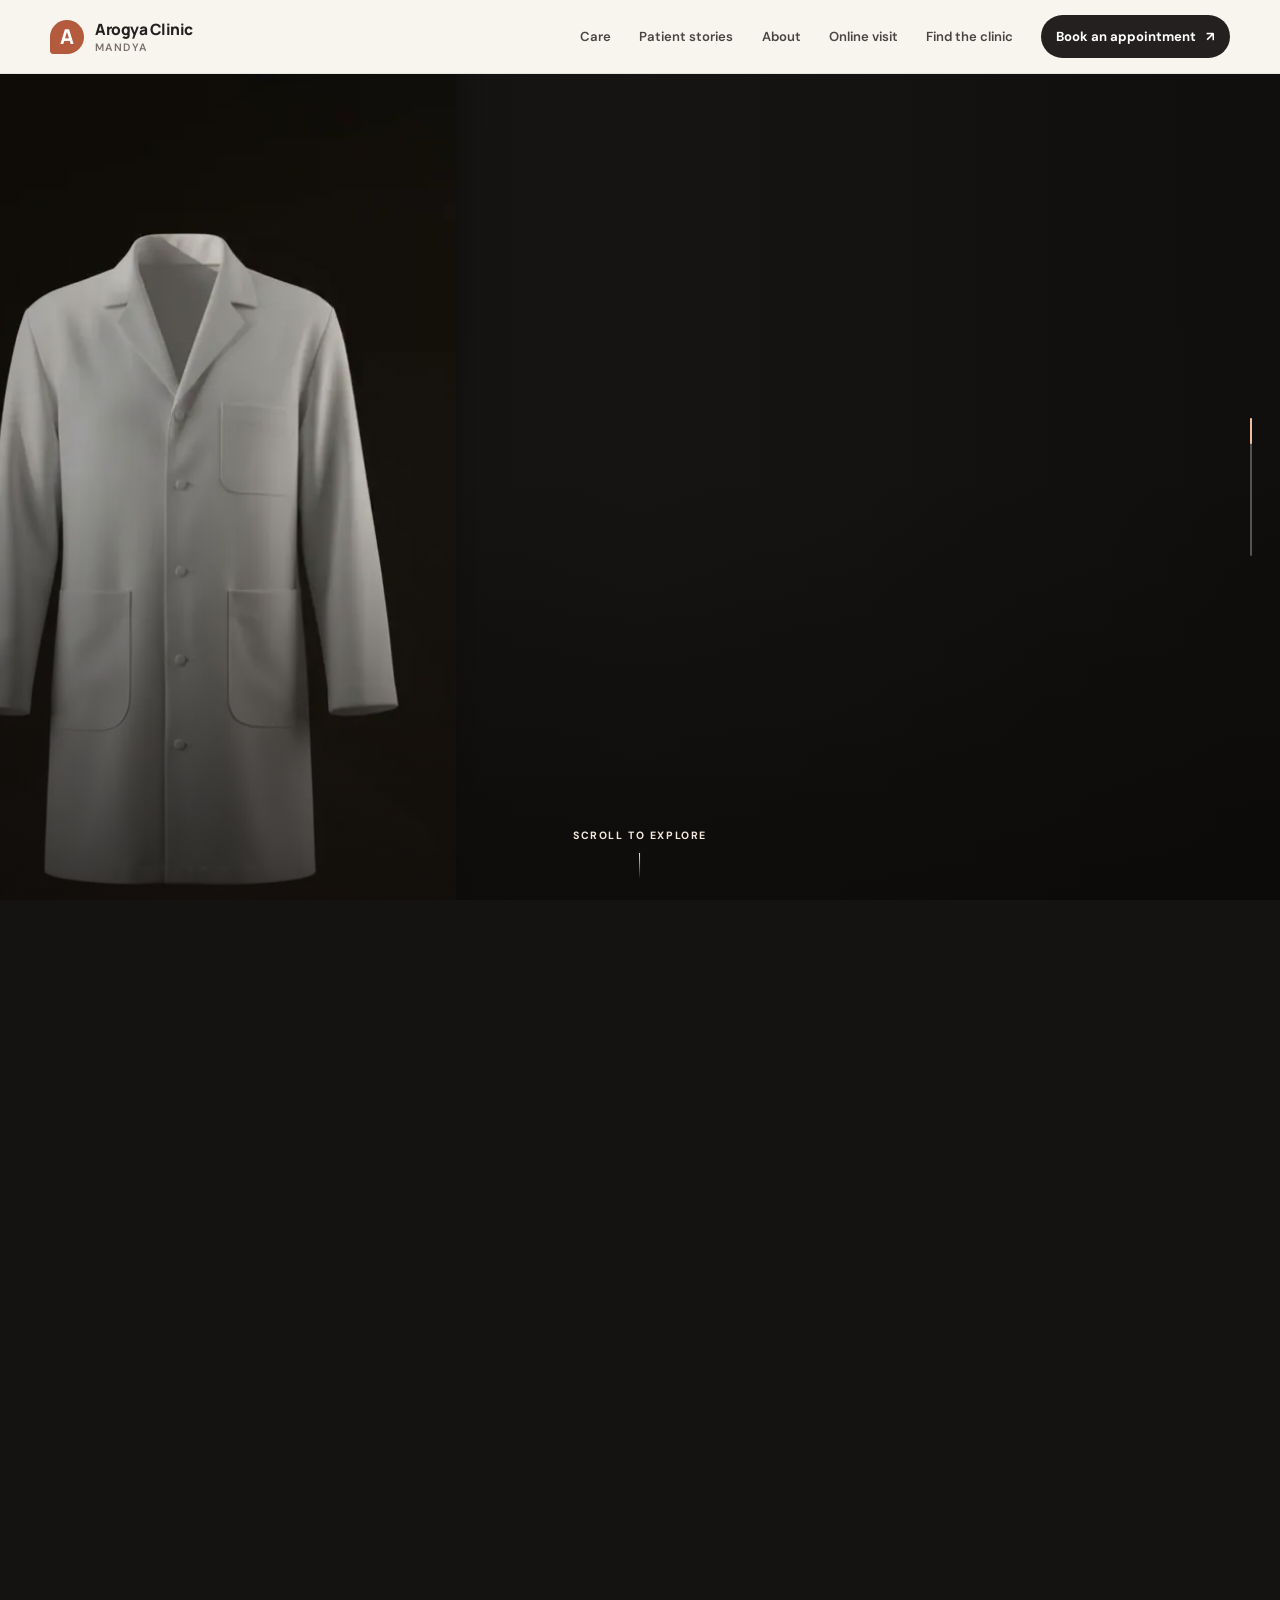
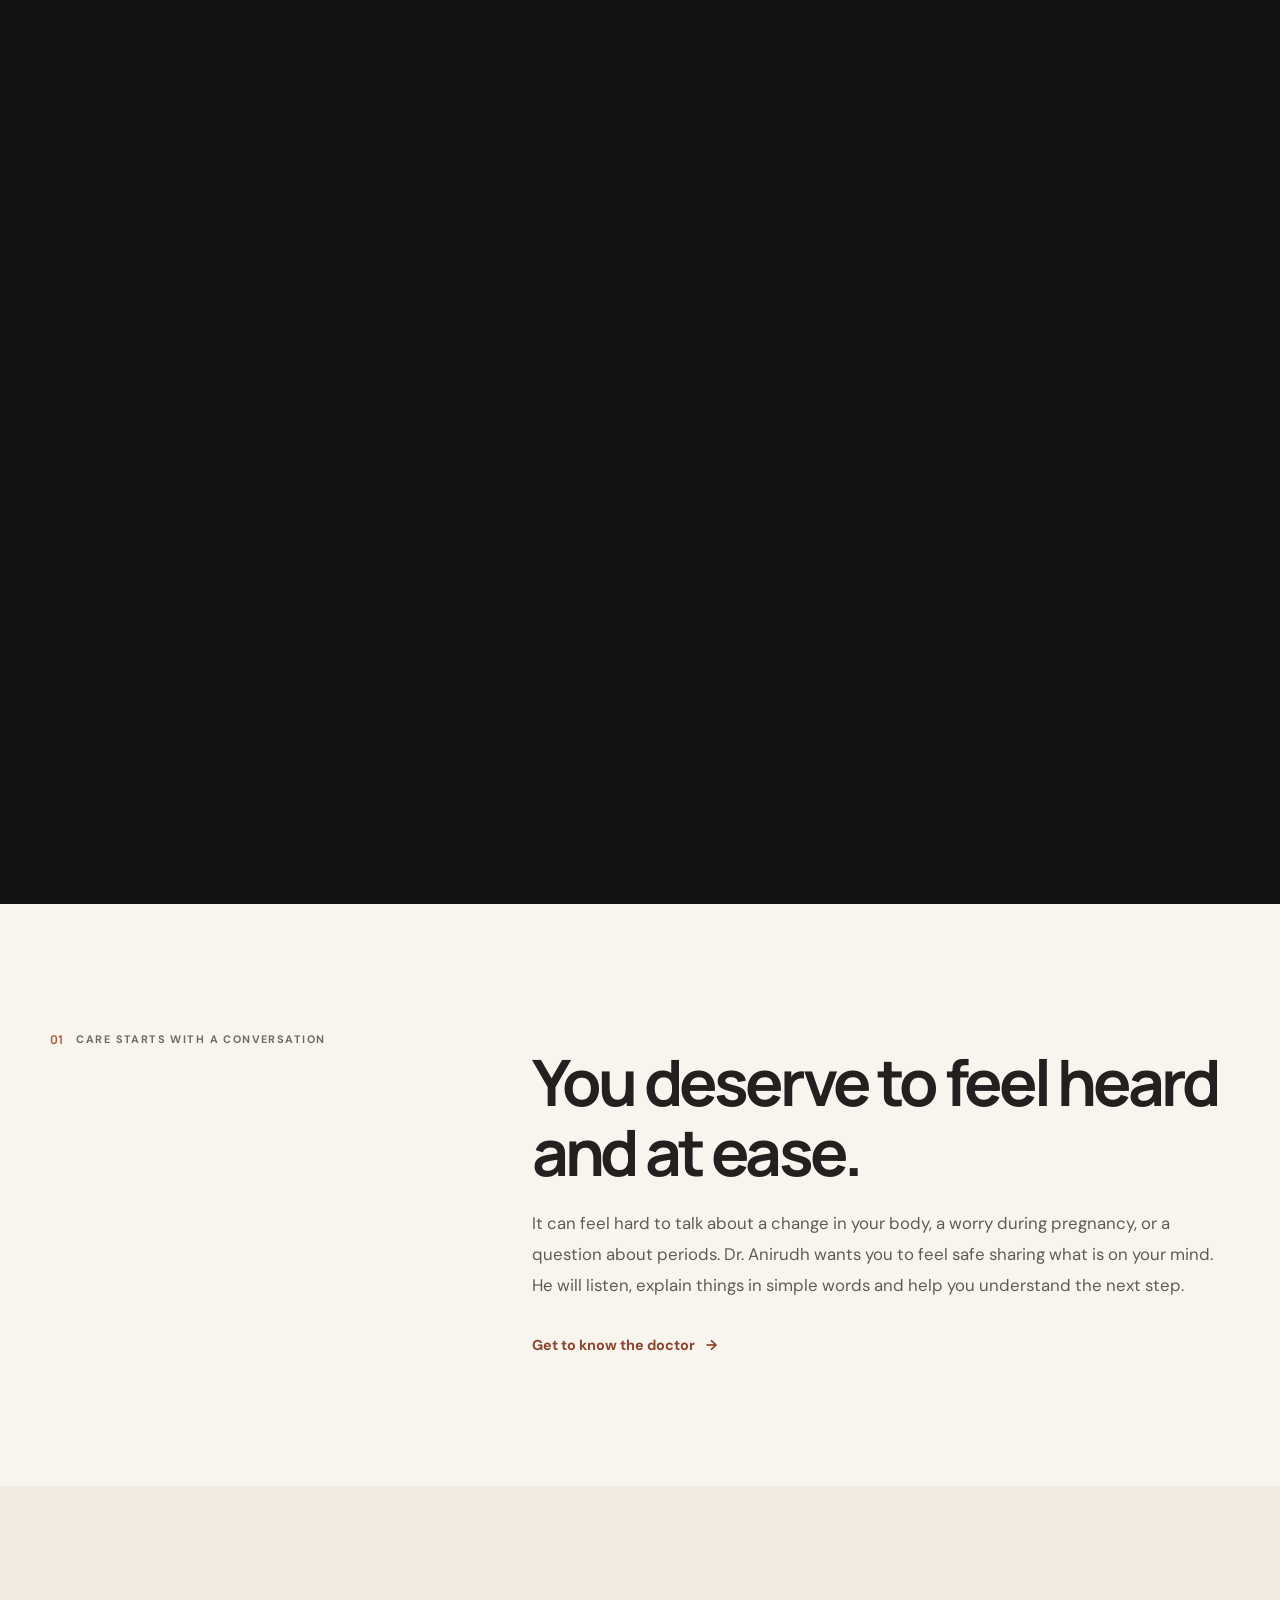
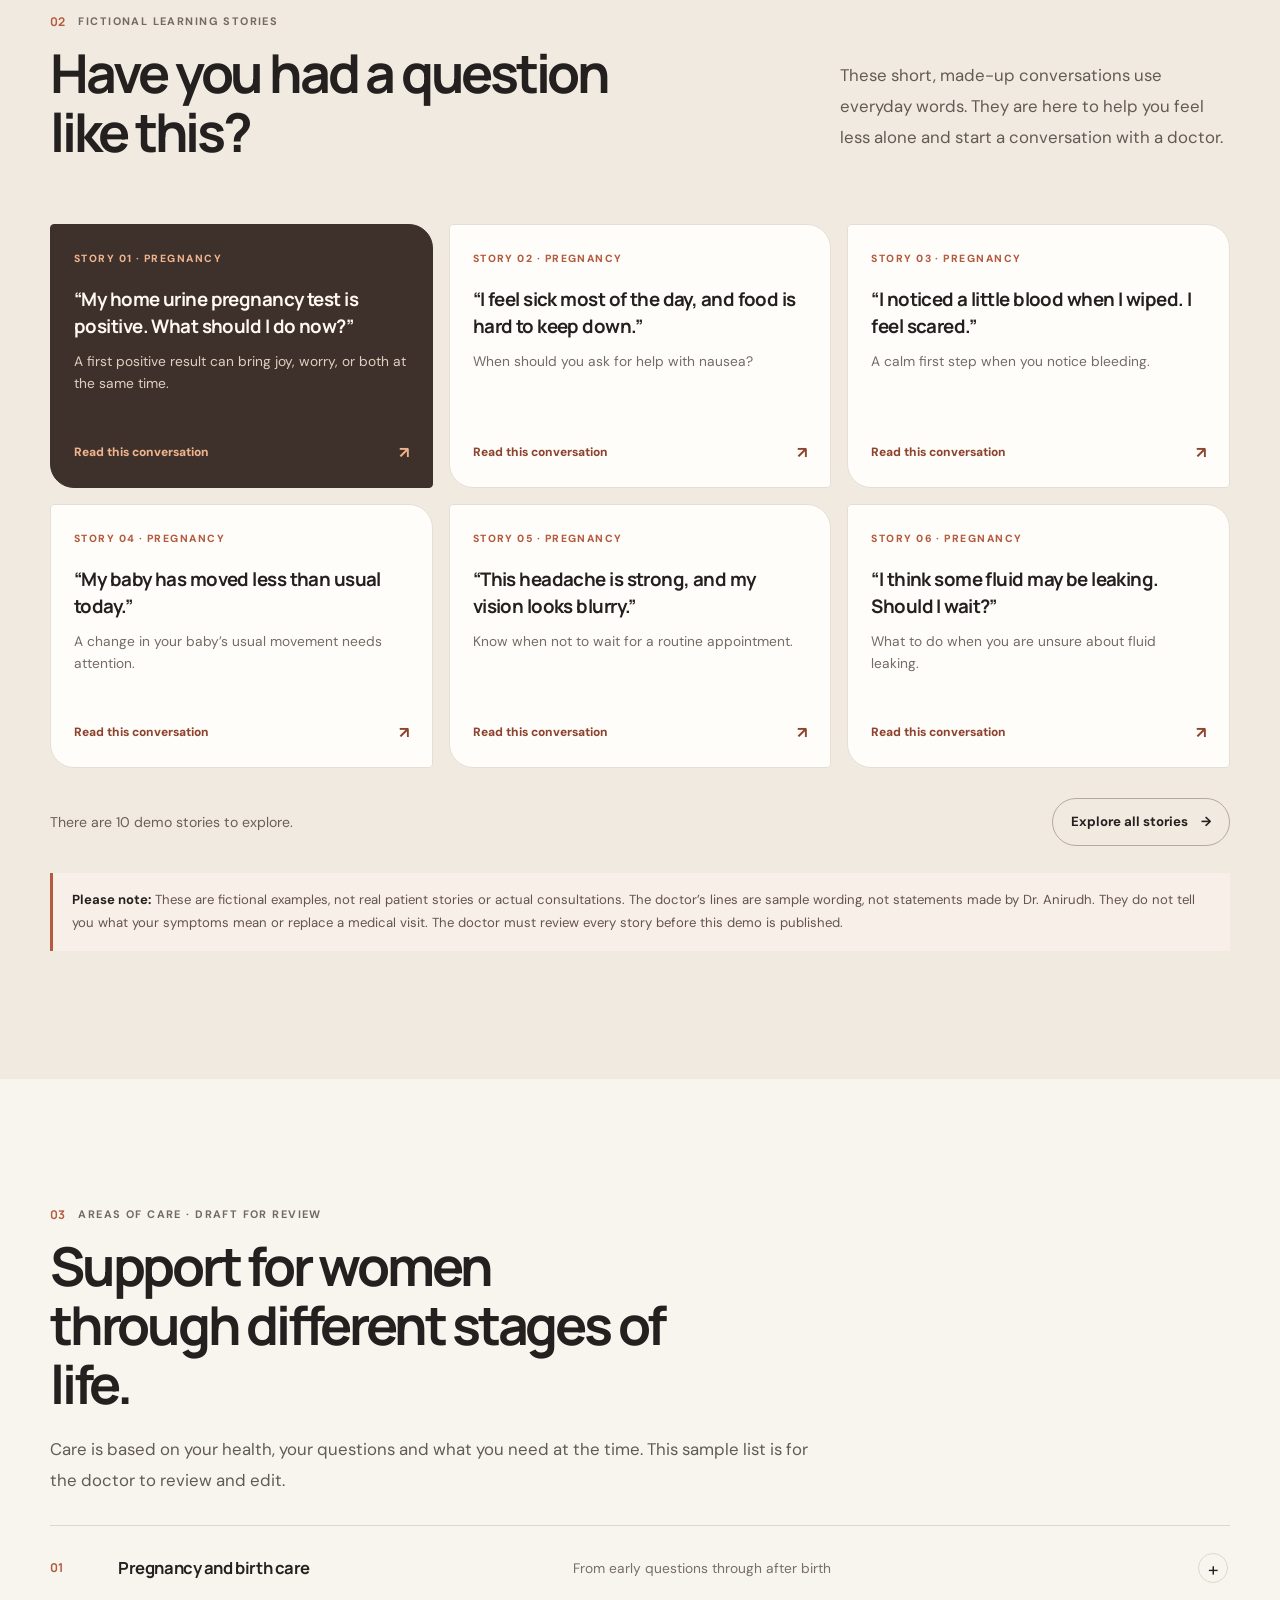
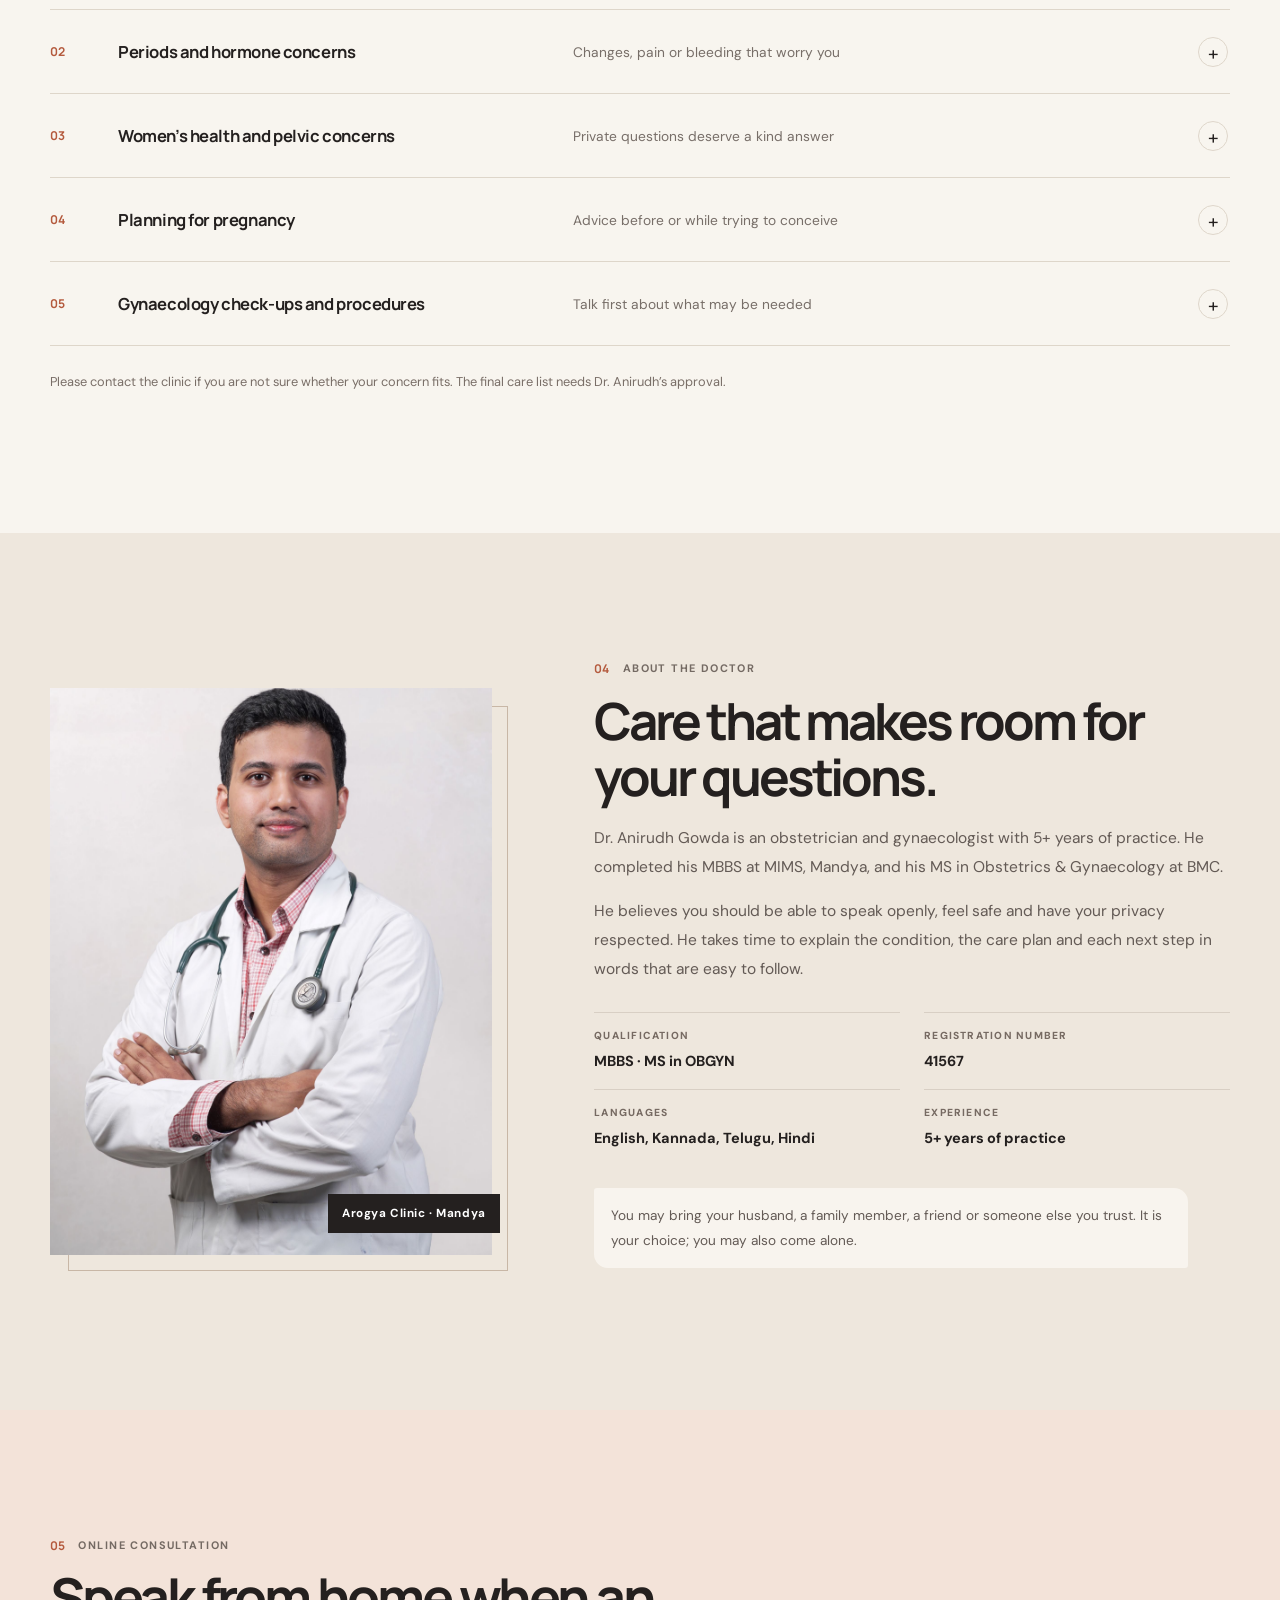
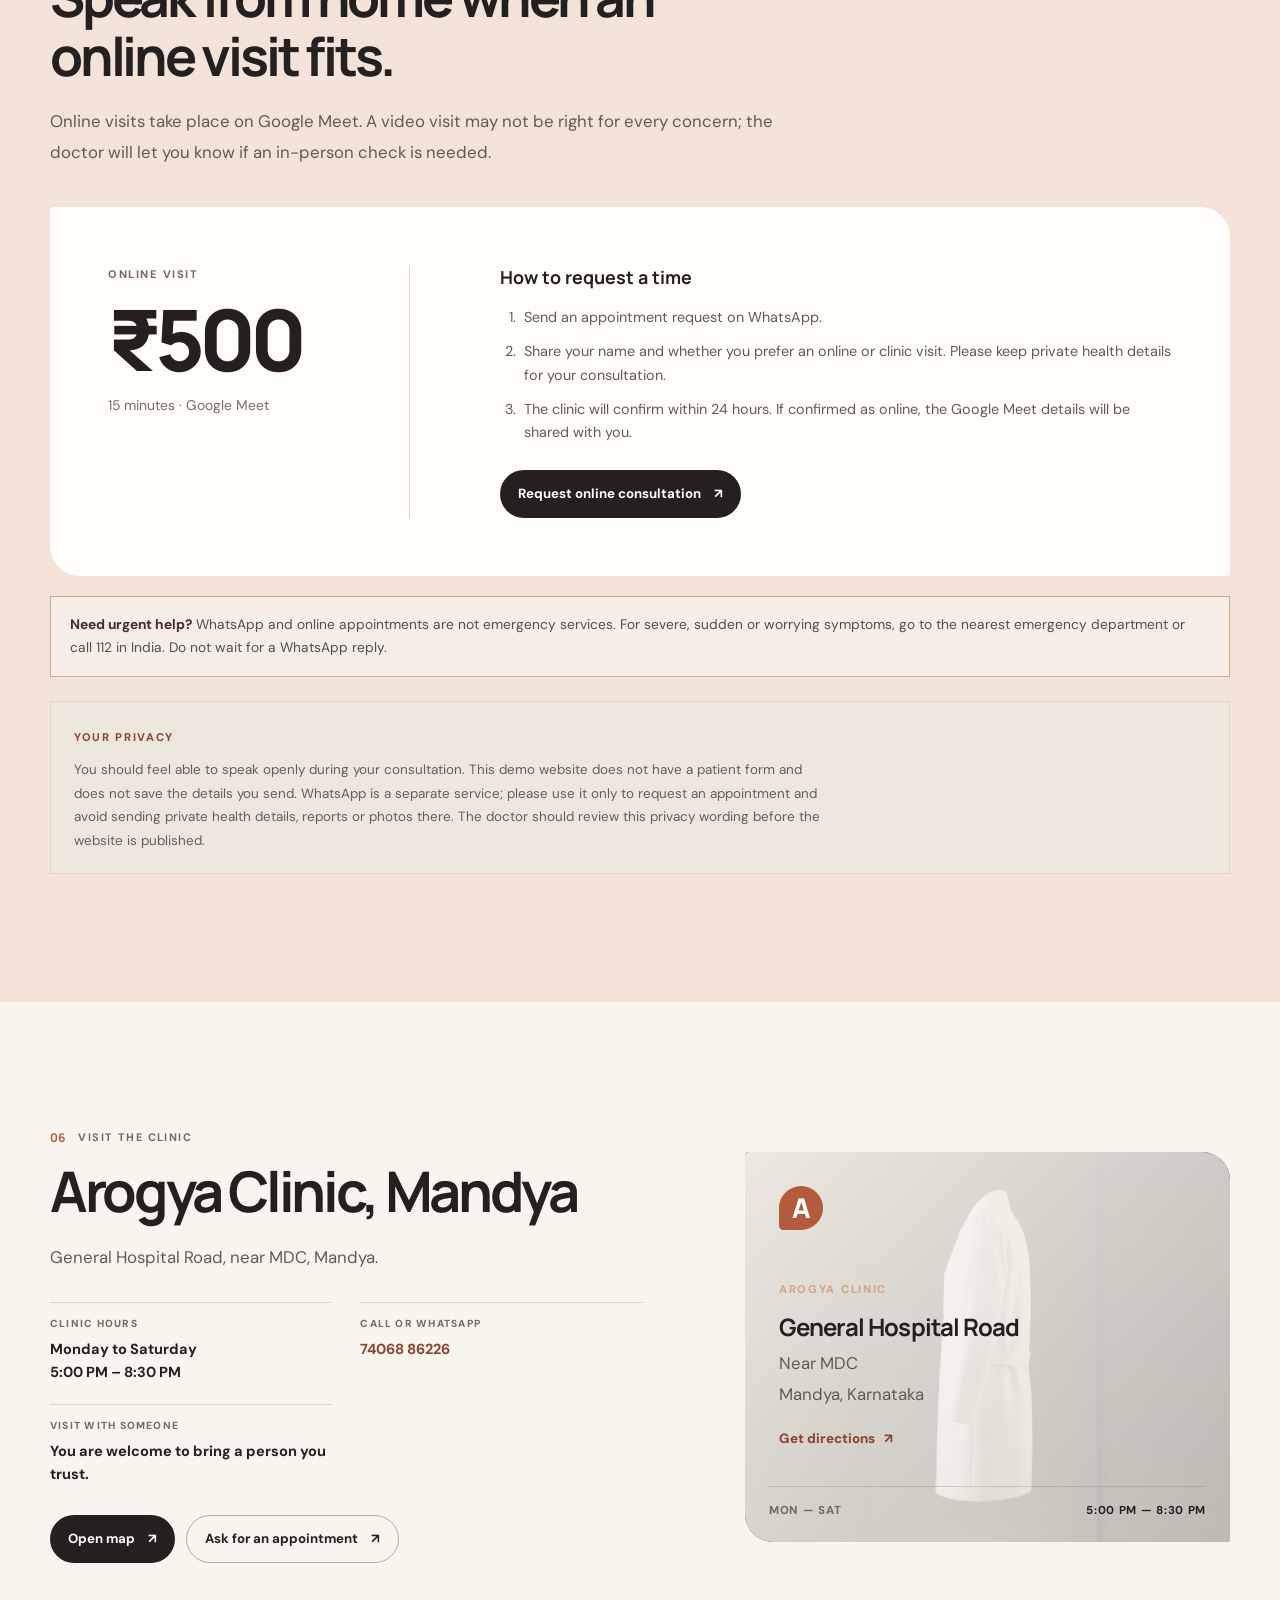
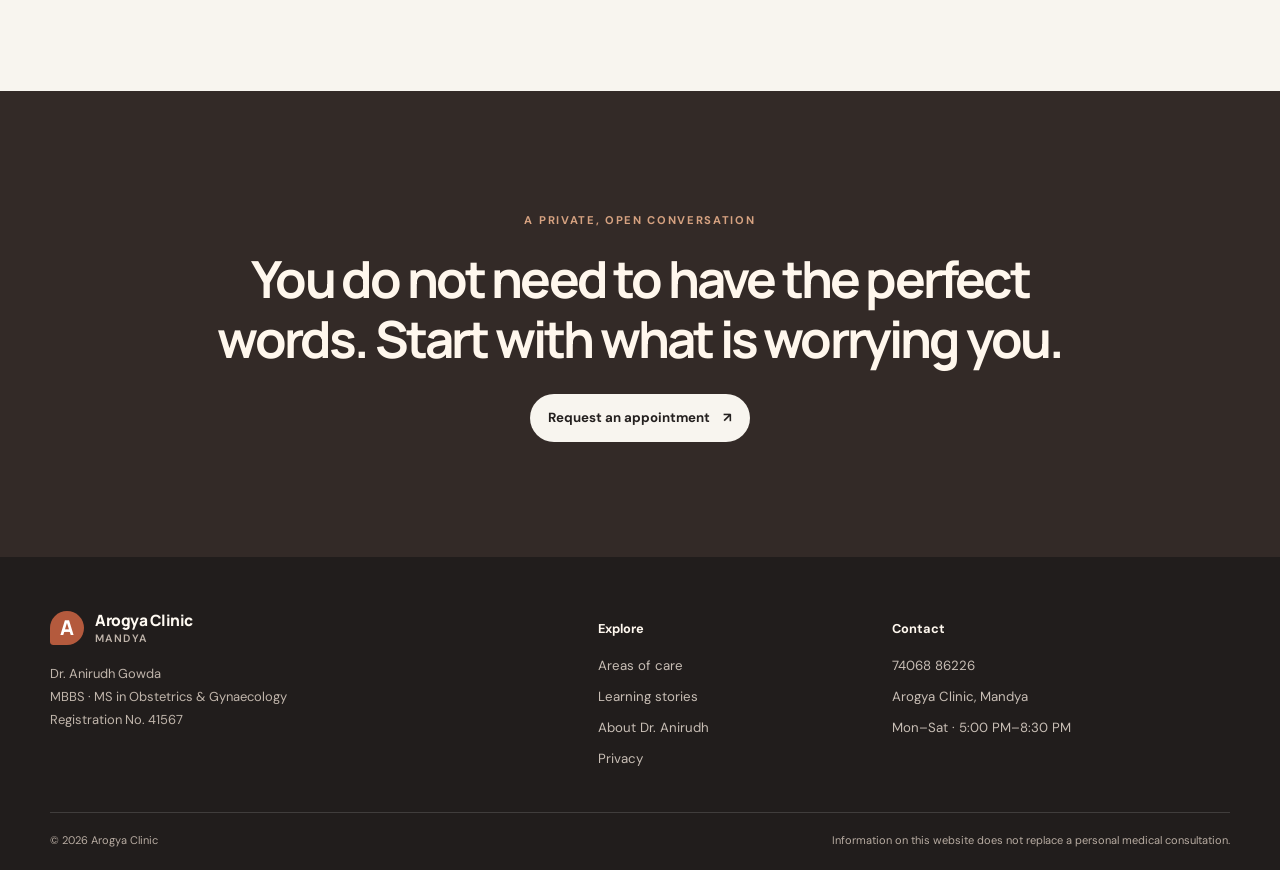
<file: index.html>
<!doctype html>
<html lang="en">
<head>
  <meta charset="utf-8">
  <meta name="viewport" content="width=device-width, initial-scale=1, viewport-fit=cover">
  <meta name="theme-color" content="#f7f3ed">
  <meta name="description" content="Information about Dr. Anirudh Gowda, OBGYN care at Arogya Clinic in Mandya, appointment timings and online consultations.">
  <link rel="icon" type="image/svg+xml" href="assets/favicon.svg">
  <title>Dr. Anirudh Gowda | OBGYN care in Mandya</title>
  <link rel="preconnect" href="https://fonts.googleapis.com">
  <link rel="preconnect" href="https://fonts.gstatic.com" crossorigin>
  <link href="https://fonts.googleapis.com/css2?family=DM+Sans:wght@400;500;600;700&family=Manrope:wght@400;500;600;700;800&display=swap" rel="stylesheet">
  <link rel="stylesheet" href="css/site.css">
</head>
<body>
  <a class="skip-link" href="#main">Skip to content</a>
  <header class="site-header" id="top">
    <a class="brand" href="index.html" aria-label="Arogya Clinic home"><span class="brand-mark" aria-hidden="true">a</span><span>Arogya Clinic<small>Mandya</small></span></a>
    <button class="menu-toggle" id="menuToggle" type="button" aria-expanded="false" aria-controls="primaryNav" aria-label="Open menu"><span></span><span></span></button>
    <nav class="primary-nav" id="primaryNav" aria-label="Main navigation">
      <a href="#care">Care</a><a href="#stories">Patient stories</a><a href="#about">About</a><a href="#online">Online visit</a><a href="#visit">Find the clinic</a>
      <a class="nav-cta" href="https://wa.me/917406886226?text=Hello%20Dr.%20Anirudh%20Gowda%2C%20I%20would%20like%20to%20request%20an%20appointment." target="_blank" rel="noopener">Book an appointment <span aria-hidden="true">↗</span></a>
    </nav>
  </header>

  <main id="main">
    <section class="coat-track" id="coatTrack" aria-label="Welcome">
      <div class="coat-stage" id="coatStage">
        <div class="coat-glow" aria-hidden="true"></div>
        <div class="coat-image-wrap"><picture class="coat-poster"><source media="(max-width: 880px)" srcset="assets/hero-mobile/frame_0001.webp"><img src="assets/hero-sequence/frame_0001.webp" alt="A white doctor's coat, shown as part of a rotating visual sequence"></picture><canvas id="heroCanvas" class="hero-canvas" aria-hidden="true"></canvas></div>
        <div class="hero-copy hook hook-one" id="hook1"><span class="eyebrow">A calmer place to begin</span><p>You can share what is on your mind, <em>in your own words.</em></p></div>
        <div class="hero-copy hook hook-two" id="hook2"><span class="eyebrow">Your questions matter</span><p>Understand what is happening, <em>one step at a time.</em></p></div>
        <div class="hero-copy hook hook-three" id="hook3"><span class="eyebrow">Care with respect</span><p>Your health questions deserve <em>time and privacy.</em></p></div>
        <div class="hero-identity" id="identityBlock">
          <img class="hero-doctor-photo" src="assets/doctor/dr-anirudh-gowda.jpeg" alt="Dr. Anirudh Gowda">
          <p class="hero-name">Dr. Anirudh Gowda</p>
          <p class="hero-qualification">MBBS · MS in Obstetrics &amp; Gynaecology</p>
          <p class="hero-experience">5+ years of practice</p>
          <p class="hero-clinic">Arogya Clinic · Mandya</p>
        </div>
        <div class="hero-scroll" id="scrollCue"><span>SCROLL TO EXPLORE</span><i aria-hidden="true"></i></div>
        <div class="hero-progress" aria-hidden="true"><i id="progressFill"></i></div>
        <div class="hero-mobile-identity"><span class="eyebrow">OBSTETRICS &amp; GYNAECOLOGY · MANDYA</span><h2>Care that listens, explains and respects you.</h2><p>Talk through your questions in a private, welcoming setting.</p><a class="button button-light" href="#visit">Meet Dr. Anirudh <span aria-hidden="true">↓</span></a></div>
      </div>
    </section>

    <section class="welcome section-space">
      <div class="page-width welcome-grid">
        <div class="section-label"><span class="label-number">01</span><span>CARE STARTS WITH A CONVERSATION</span></div>
        <div class="welcome-copy"><h1>You deserve to feel heard and at ease.</h1><p>It can feel hard to talk about a change in your body, a worry during pregnancy, or a question about periods. Dr. Anirudh wants you to feel safe sharing what is on your mind. He will listen, explain things in simple words and help you understand the next step.</p><a class="text-link" href="#about">Get to know the doctor <span aria-hidden="true">→</span></a></div>
      </div>
    </section>

    <section class="story-section section-space" id="stories">
      <div class="page-width">
        <div class="section-heading heading-with-side"><div><div class="section-label"><span class="label-number">02</span><span>FICTIONAL LEARNING STORIES</span></div><h2>Have you had a question like this?</h2></div><p>These short, made-up conversations use everyday words. They are here to help you feel less alone and start a conversation with a doctor.</p></div>
        <div class="story-grid home-story-grid">
          <a class="story-card story-card-feature" href="stories.html?story=positive-test"><span class="story-number">STORY 01 · PREGNANCY</span><span class="story-quote">“My home urine pregnancy test is positive. What should I do now?”</span><span class="story-tease">A first positive result can bring joy, worry, or both at the same time.</span><span class="story-card-link">Read this conversation <b aria-hidden="true">↗</b></span></a>
          <a class="story-card" href="stories.html?story=nausea"><span class="story-number">STORY 02 · PREGNANCY</span><span class="story-quote">“I feel sick most of the day, and food is hard to keep down.”</span><span class="story-tease">When should you ask for help with nausea?</span><span class="story-card-link">Read this conversation <b aria-hidden="true">↗</b></span></a>
          <a class="story-card" href="stories.html?story=spotting"><span class="story-number">STORY 03 · PREGNANCY</span><span class="story-quote">“I noticed a little blood when I wiped. I feel scared.”</span><span class="story-tease">A calm first step when you notice bleeding.</span><span class="story-card-link">Read this conversation <b aria-hidden="true">↗</b></span></a>
          <a class="story-card" href="stories.html?story=movement"><span class="story-number">STORY 04 · PREGNANCY</span><span class="story-quote">“My baby has moved less than usual today.”</span><span class="story-tease">A change in your baby’s usual movement needs attention.</span><span class="story-card-link">Read this conversation <b aria-hidden="true">↗</b></span></a>
          <a class="story-card" href="stories.html?story=headache"><span class="story-number">STORY 05 · PREGNANCY</span><span class="story-quote">“This headache is strong, and my vision looks blurry.”</span><span class="story-tease">Know when not to wait for a routine appointment.</span><span class="story-card-link">Read this conversation <b aria-hidden="true">↗</b></span></a>
          <a class="story-card" href="stories.html?story=fluid-leak"><span class="story-number">STORY 06 · PREGNANCY</span><span class="story-quote">“I think some fluid may be leaking. Should I wait?”</span><span class="story-tease">What to do when you are unsure about fluid leaking.</span><span class="story-card-link">Read this conversation <b aria-hidden="true">↗</b></span></a>
        </div>
        <div class="story-more-row"><span>There are 10 demo stories to explore.</span><a class="button button-outline" href="stories.html">Explore all stories <span aria-hidden="true">→</span></a></div>
        <p class="demo-note"><strong>Please note:</strong> These are fictional examples, not real patient stories or actual consultations. The doctor’s lines are sample wording, not statements made by Dr. Anirudh. They do not tell you what your symptoms mean or replace a medical visit. The doctor must review every story before this demo is published.</p>
      </div>
    </section>

    <section class="care-section section-space" id="care">
      <div class="page-width">
        <div class="section-heading"><div class="section-label"><span class="label-number">03</span><span>AREAS OF CARE · DRAFT FOR REVIEW</span></div><h2>Support for women through different stages of life.</h2><p>Care is based on your health, your questions and what you need at the time. This sample list is for the doctor to review and edit.</p></div>
        <div class="care-list">
          <details class="care-row"><summary><span>01</span><strong>Pregnancy and birth care</strong><span class="care-summary-note">From early questions through after birth</span><i aria-hidden="true">+</i></summary><div class="care-details"><p>Pregnancy check-ups, questions about changes during pregnancy, birth planning, concerns during labour, and care after birth.</p><div class="care-tags"><span>First pregnancy visit</span><span>Routine pregnancy checks</span><span>Birth planning</span><span>After-birth care</span></div></div></details>
          <details class="care-row"><summary><span>02</span><strong>Periods and hormone concerns</strong><span class="care-summary-note">Changes, pain or bleeding that worry you</span><i aria-hidden="true">+</i></summary><div class="care-details"><p>Care for painful, heavy, irregular or missed periods, PCOS (a hormone condition), fibroids (growths in the womb), endometriosis and other hormone changes.</p><div class="care-tags"><span>Period pain</span><span>Heavy or irregular bleeding</span><span>PCOS concerns</span><span>Fibroids</span><span>Endometriosis</span></div></div></details>
          <details class="care-row"><summary><span>03</span><strong>Women’s health and pelvic concerns</strong><span class="care-summary-note">Private questions deserve a kind answer</span><i aria-hidden="true">+</i></summary><div class="care-details"><p>Help with pelvic pain, ovarian cysts (fluid-filled sacs), vaginal discharge, urine-related concerns, infections, sexual health questions and changes around menopause.</p><div class="care-tags"><span>Pelvic pain</span><span>Ovarian cysts</span><span>Discharge or infection</span><span>Menopause</span><span>Sexual health questions</span></div></div></details>
          <details class="care-row"><summary><span>04</span><strong>Planning for pregnancy</strong><span class="care-summary-note">Advice before or while trying to conceive</span><i aria-hidden="true">+</i></summary><div class="care-details"><p>Discuss questions about planning a pregnancy, fertility checks, family planning and contraception options that may suit your needs.</p><div class="care-tags"><span>Pre-pregnancy advice</span><span>Fertility questions</span><span>Family planning</span><span>Contraception</span></div></div></details>
          <details class="care-row"><summary><span>05</span><strong>Gynaecology check-ups and procedures</strong><span class="care-summary-note">Talk first about what may be needed</span><i aria-hidden="true">+</i></summary><div class="care-details"><p>Assessment and treatment planning for common gynaecology concerns. The doctor will explain any exam, test or procedure before it happens.</p><div class="care-tags"><span>Check-ups</span><span>Tests and scans</span><span>Treatment planning</span><span>Follow-up visits</span></div></div></details>
        </div>
        <p class="small-print">Please contact the clinic if you are not sure whether your concern fits. The final care list needs Dr. Anirudh’s approval.</p>
      </div>
    </section>

    <section class="doctor-section section-space" id="about">
      <div class="page-width doctor-layout">
        <div class="doctor-photo-frame"><img src="assets/doctor/dr-anirudh-gowda.jpeg" alt="Dr. Anirudh Gowda, obstetrician and gynaecologist" loading="lazy"><span class="photo-caption">Arogya Clinic · Mandya</span></div>
        <div class="doctor-copy"><div class="section-label"><span class="label-number">04</span><span>ABOUT THE DOCTOR</span></div><h2>Care that makes room for your questions.</h2><p>Dr. Anirudh Gowda is an obstetrician and gynaecologist with 5+ years of practice. He completed his MBBS at MIMS, Mandya, and his MS in Obstetrics &amp; Gynaecology at BMC.</p><p>He believes you should be able to speak openly, feel safe and have your privacy respected. He takes time to explain the condition, the care plan and each next step in words that are easy to follow.</p><div class="doctor-facts"><div><span>QUALIFICATION</span><strong>MBBS · MS in OBGYN</strong></div><div><span>REGISTRATION NUMBER</span><strong>41567</strong></div><div><span>LANGUAGES</span><strong>English, Kannada, Telugu, Hindi</strong></div><div><span>EXPERIENCE</span><strong>5+ years of practice</strong></div></div><p class="companion-note">You may bring your husband, a family member, a friend or someone else you trust. It is your choice; you may also come alone.</p></div>
      </div>
    </section>

    <section class="online-section section-space" id="online">
      <div class="page-width">
        <div class="section-heading"><div class="section-label"><span class="label-number">05</span><span>ONLINE CONSULTATION</span></div><h2>Speak from home when an online visit fits.</h2><p>Online visits take place on Google Meet. A video visit may not be right for every concern; the doctor will let you know if an in-person check is needed.</p></div>
        <div class="online-card"><div class="online-details"><span class="online-kicker">ONLINE VISIT</span><strong class="online-price">₹500</strong><span class="online-duration">15 minutes · Google Meet</span></div><div class="online-steps"><h3>How to request a time</h3><ol><li>Send an appointment request on WhatsApp.</li><li>Share your name and whether you prefer an online or clinic visit. Please keep private health details for your consultation.</li><li>The clinic will confirm within 24 hours. If confirmed as online, the Google Meet details will be shared with you.</li></ol><a class="button button-dark" href="https://wa.me/917406886226?text=Hello%20Dr.%20Anirudh%20Gowda%2C%20I%20would%20like%20to%20request%20a%2015-minute%20online%20consultation.%20My%20name%20is%3A%20" target="_blank" rel="noopener">Request online consultation <span aria-hidden="true">↗</span></a></div></div>
        <p class="urgent-banner"><strong>Need urgent help?</strong> WhatsApp and online appointments are not emergency services. For severe, sudden or worrying symptoms, go to the nearest emergency department or call <a href="tel:112">112</a> in India. Do not wait for a WhatsApp reply.</p>
        <div class="privacy-note" id="privacy"><span class="eyebrow">YOUR PRIVACY</span><p>You should feel able to speak openly during your consultation. This demo website does not have a patient form and does not save the details you send. WhatsApp is a separate service; please use it only to request an appointment and avoid sending private health details, reports or photos there. The doctor should review this privacy wording before the website is published.</p></div>
      </div>
    </section>

    <section class="visit-section section-space" id="visit">
      <div class="page-width visit-layout">
        <div><div class="section-label"><span class="label-number">06</span><span>VISIT THE CLINIC</span></div><h2>Arogya Clinic, Mandya</h2><p>General Hospital Road, near MDC, Mandya.</p><div class="visit-facts"><div><span>CLINIC HOURS</span><strong>Monday to Saturday<br>5:00 PM – 8:30 PM</strong></div><div><span>CALL OR WHATSAPP</span><strong><a href="tel:+917406886226">74068 86226</a></strong></div><div><span>VISIT WITH SOMEONE</span><strong>You are welcome to bring a person you trust.</strong></div></div><div class="visit-actions"><a class="button button-dark" href="https://maps.app.goo.gl/95iuctky9R2sk91m8" target="_blank" rel="noopener">Open map <span aria-hidden="true">↗</span></a><a class="button button-outline" href="https://wa.me/917406886226?text=Hello%20Dr.%20Anirudh%20Gowda%2C%20I%20would%20like%20to%20request%20an%20appointment." target="_blank" rel="noopener">Ask for an appointment <span aria-hidden="true">↗</span></a></div></div>
        <div class="visit-card"><span class="visit-card-mark" aria-hidden="true">a</span><span class="eyebrow">AROGYA CLINIC</span><h3>General Hospital Road</h3><p>Near MDC<br>Mandya, Karnataka</p><a href="https://maps.app.goo.gl/95iuctky9R2sk91m8" target="_blank" rel="noopener">Get directions <span aria-hidden="true">↗</span></a><div class="clinic-hours"><span>MON — SAT</span><strong>5:00 PM — 8:30 PM</strong></div></div>
      </div>
    </section>

    <section class="closing-section"><div class="page-width closing-inner"><span class="eyebrow">A PRIVATE, OPEN CONVERSATION</span><h2>You do not need to have the perfect words. Start with what is worrying you.</h2><a class="button button-light" href="https://wa.me/917406886226?text=Hello%20Dr.%20Anirudh%20Gowda%2C%20I%20would%20like%20to%20request%20an%20appointment." target="_blank" rel="noopener">Request an appointment <span aria-hidden="true">↗</span></a></div></section>
  </main>

  <footer class="site-footer"><div class="page-width footer-main"><div><a class="brand brand-footer" href="#top"><span class="brand-mark" aria-hidden="true">a</span><span>Arogya Clinic<small>Mandya</small></span></a><p>Dr. Anirudh Gowda<br>MBBS · MS in Obstetrics &amp; Gynaecology<br>Registration No. 41567</p></div><div><strong>Explore</strong><a href="#care">Areas of care</a><a href="stories.html">Learning stories</a><a href="#about">About Dr. Anirudh</a><a href="#privacy">Privacy</a></div><div><strong>Contact</strong><a href="tel:+917406886226">74068 86226</a><a href="https://maps.app.goo.gl/95iuctky9R2sk91m8" target="_blank" rel="noopener">Arogya Clinic, Mandya</a><span>Mon–Sat · 5:00 PM–8:30 PM</span></div></div><div class="page-width footer-bottom"><span>© <span id="year"></span> Arogya Clinic</span><span>Information on this website does not replace a personal medical consultation.</span></div></footer>
  <script src="js/site.js" defer></script>
</body>
</html>
</file>
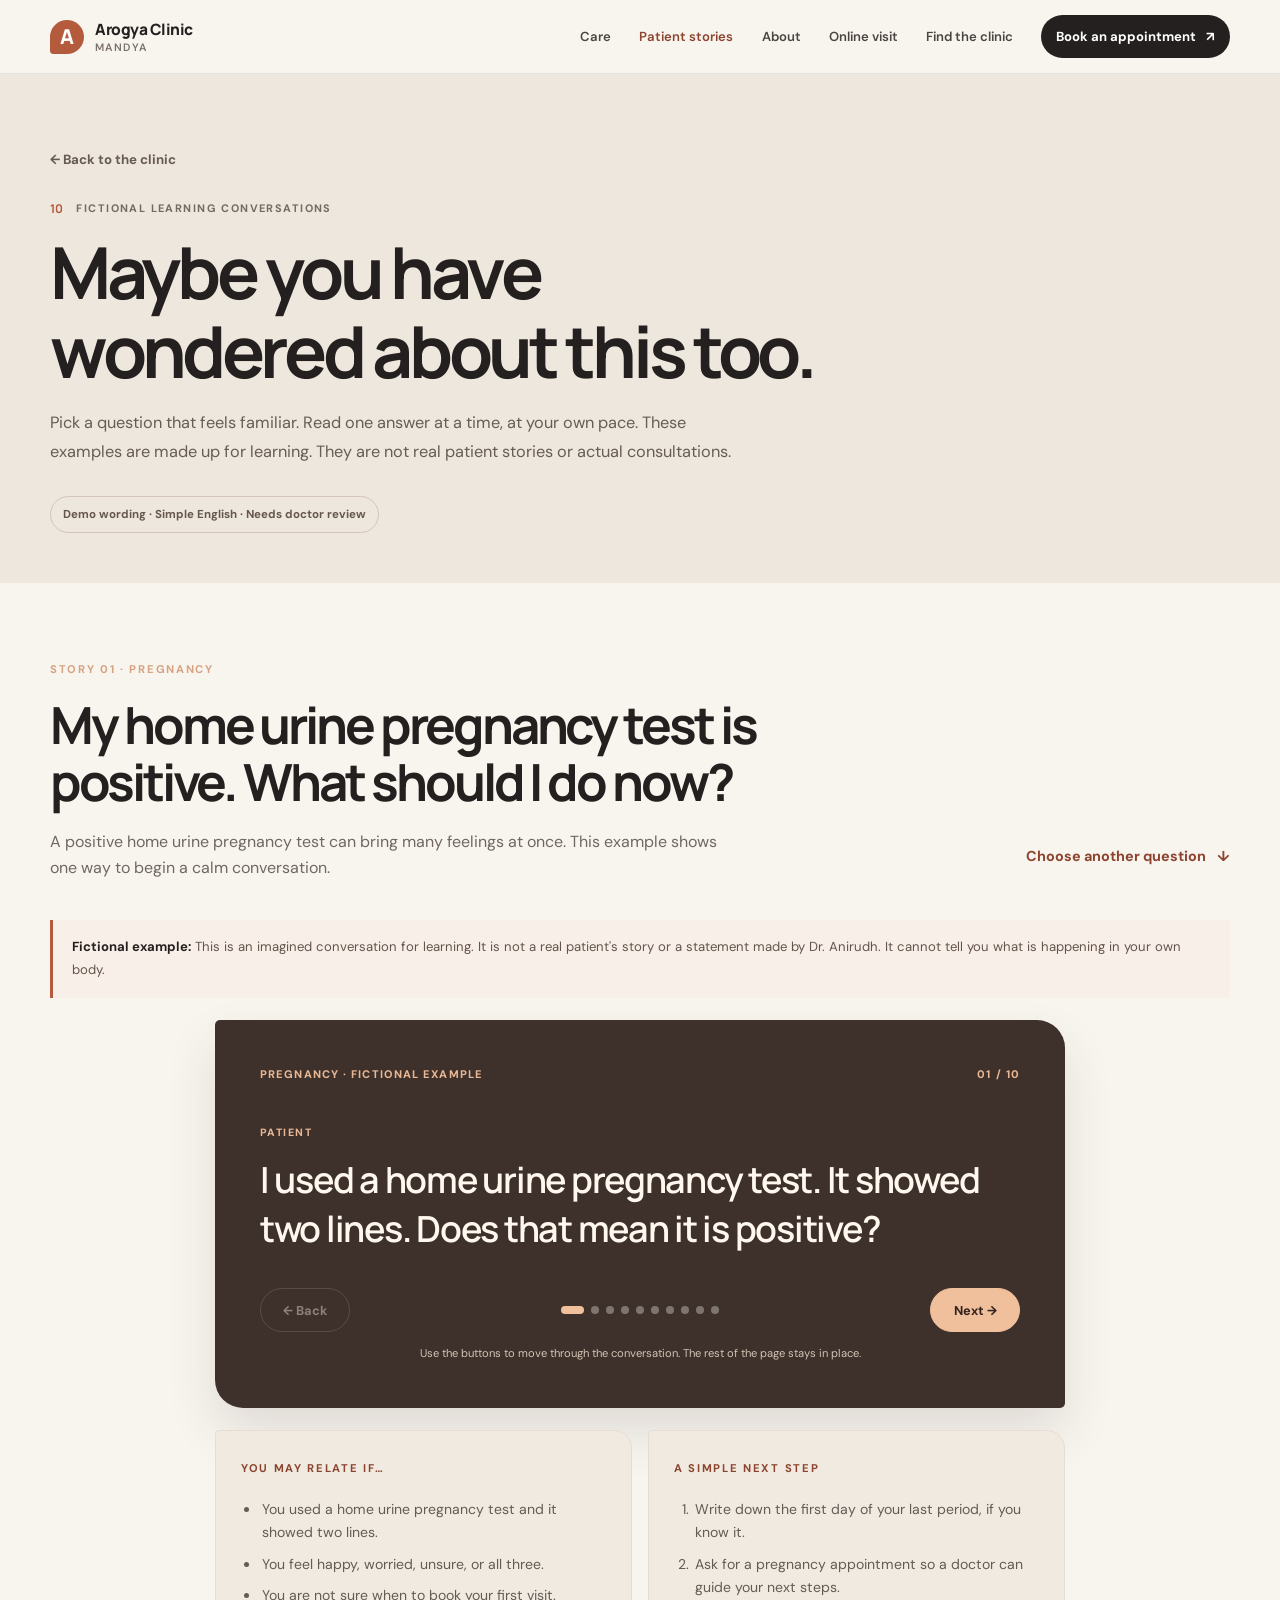
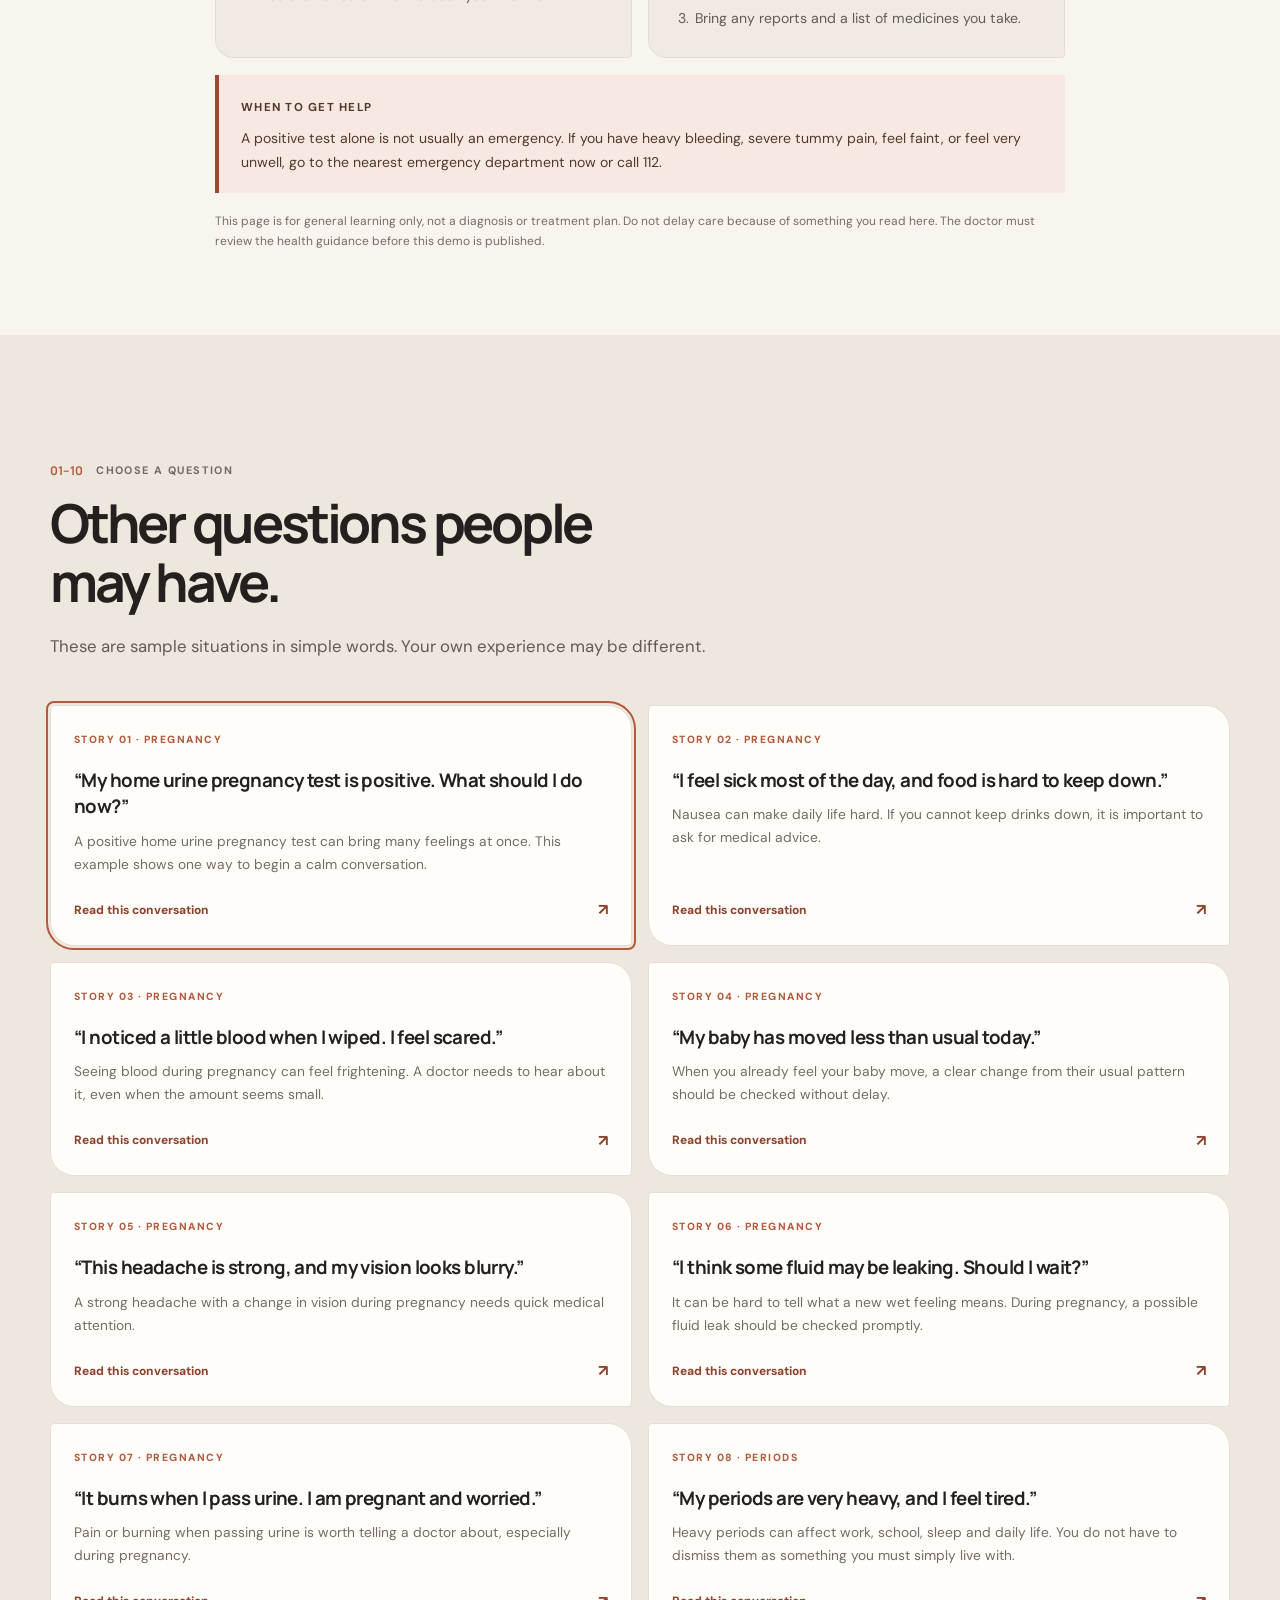
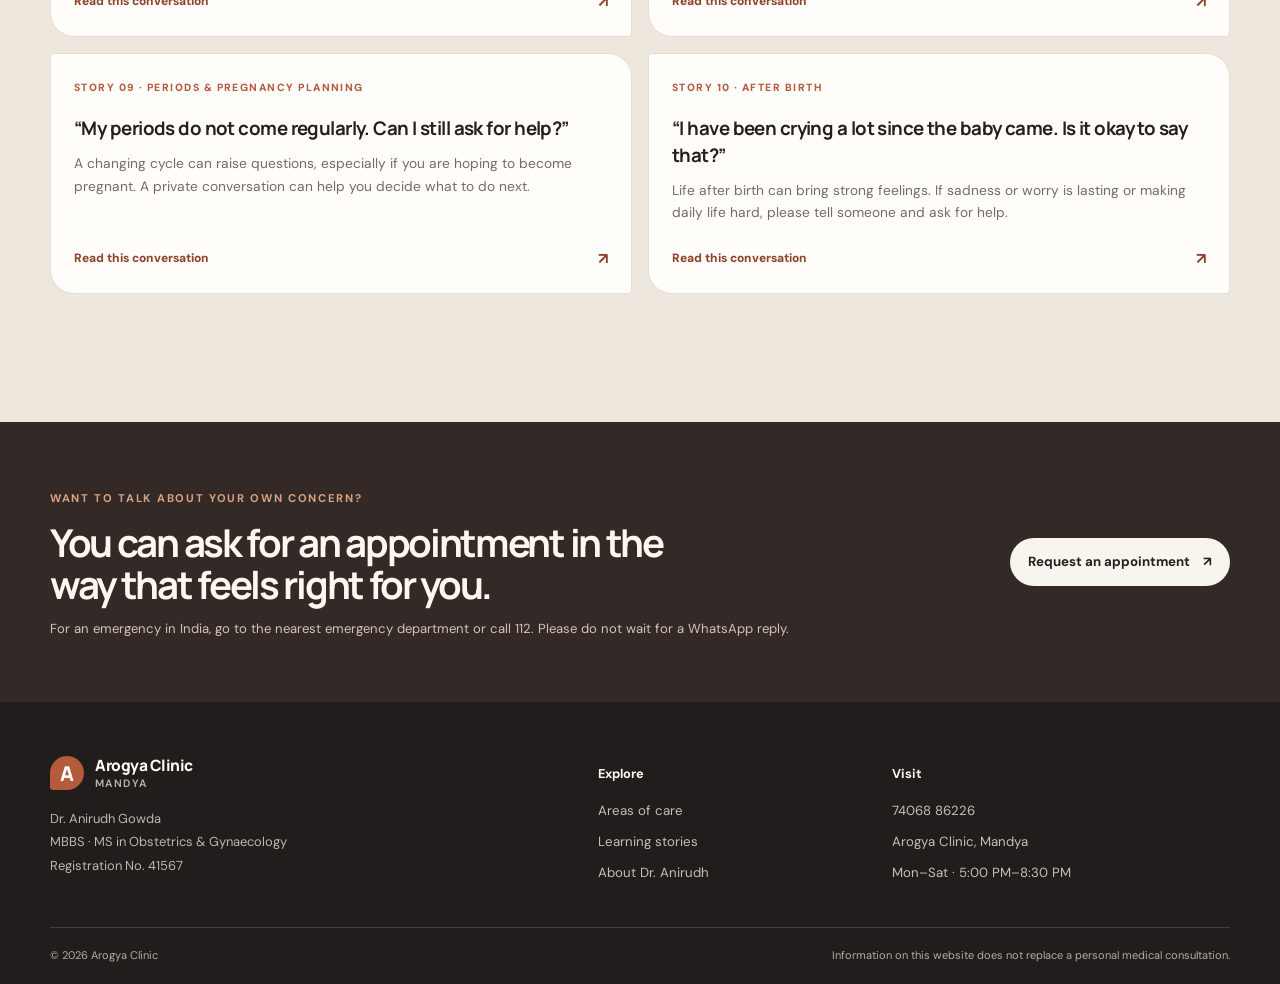
<file: stories.html>
<!doctype html>
<html lang="en">
<head>
  <meta charset="utf-8">
  <meta name="viewport" content="width=device-width, initial-scale=1, viewport-fit=cover">
  <meta name="theme-color" content="#f7f3ed">
  <meta name="description" content="Ten fictional, plain-English OBGYN learning conversations about pregnancy, periods and women's health.">
  <link rel="icon" type="image/svg+xml" href="assets/favicon.svg">
  <title>Patient learning stories | Dr. Anirudh Gowda</title>
  <link rel="preconnect" href="https://fonts.googleapis.com">
  <link rel="preconnect" href="https://fonts.gstatic.com" crossorigin>
  <link href="https://fonts.googleapis.com/css2?family=DM+Sans:wght@400;500;600;700&family=Manrope:wght@400;500;600;700;800&display=swap" rel="stylesheet">
  <link rel="stylesheet" href="css/site.css">
</head>
<body class="stories-page">
  <a class="skip-link" href="#main">Skip to content</a>
  <header class="site-header" id="top">
    <a class="brand" href="index.html" aria-label="Arogya Clinic home"><span class="brand-mark" aria-hidden="true">a</span><span>Arogya Clinic<small>Mandya</small></span></a>
    <button class="menu-toggle" id="menuToggle" type="button" aria-expanded="false" aria-controls="primaryNav" aria-label="Open menu"><span></span><span></span></button>
    <nav class="primary-nav" id="primaryNav" aria-label="Main navigation"><a href="index.html#care">Care</a><a href="stories.html" aria-current="page">Patient stories</a><a href="index.html#about">About</a><a href="index.html#online">Online visit</a><a href="index.html#visit">Find the clinic</a><a class="nav-cta" href="https://wa.me/917406886226?text=Hello%20Dr.%20Anirudh%20Gowda%2C%20I%20would%20like%20to%20request%20an%20appointment." target="_blank" rel="noopener">Book an appointment <span aria-hidden="true">↗</span></a></nav>
  </header>
  <main id="main">
    <section class="story-page-hero"><div class="page-width"><a class="back-link" href="index.html">← Back to the clinic</a><div class="section-label"><span class="label-number">10</span><span>FICTIONAL LEARNING CONVERSATIONS</span></div><h1>Maybe you have wondered about this too.</h1><p>Pick a question that feels familiar. Read one answer at a time, at your own pace. These examples are made up for learning. They are not real patient stories or actual consultations.</p><div class="story-demo-chip">Demo wording · Simple English · Needs doctor review</div></div></section>

    <section class="conversation-section" id="conversationSection" aria-labelledby="conversationTitle">
      <div class="page-width">
        <div class="conversation-heading"><div><span class="eyebrow" id="conversationLabel">STORY 01 · PREGNANCY</span><h2 id="conversationTitle">My home urine test showed two lines. What should I do now?</h2><p id="conversationIntro"></p></div><a class="text-link" href="#storyList">Choose another question <span aria-hidden="true">↓</span></a></div>
        <p class="demo-note conversation-demo-note"><strong>Fictional example:</strong> This is an imagined conversation for learning. It is not a real patient's story or a statement made by Dr. Anirudh. It cannot tell you what is happening in your own body.</p>
        <div class="dialogue-card" id="dialogueCard" aria-live="polite" aria-atomic="true">
          <div class="dialogue-top"><span id="dialogueTopic">A CONVERSATION</span><span id="dialogueProgress">01 / 05</span></div>
          <div class="dialogue-copy"><span class="speaker-label" id="speakerLabel">PATIENT</span><p id="dialogueText"></p></div>
          <div class="dialogue-controls"><button class="dialogue-button" id="previousQuestion" type="button" aria-label="Previous part of conversation">← <span>Back</span></button><div class="dialogue-dots" id="dialogueDots" aria-label="Conversation progress"></div><button class="dialogue-button dialogue-next" id="nextQuestion" type="button">Next <span aria-hidden="true">→</span></button></div>
          <p class="dialogue-hint">Use the buttons to move through the conversation. The rest of the page stays in place.</p>
        </div>
        <div class="story-takeaway-grid"><article class="takeaway-card"><span class="eyebrow">YOU MAY RELATE IF…</span><ul id="relateList"></ul></article><article class="takeaway-card"><span class="eyebrow">A SIMPLE NEXT STEP</span><ol id="actionList"></ol></article></div>
        <aside class="urgent-box" id="urgentBox"><strong>WHEN TO GET HELP</strong><p id="urgentText"></p></aside>
        <p class="story-disclaimer">This page is for general learning only, not a diagnosis or treatment plan. Do not delay care because of something you read here. The doctor must review the health guidance before this demo is published.</p>
      </div>
    </section>

    <section class="story-list-section section-space" id="storyList"><div class="page-width"><div class="section-heading"><div class="section-label"><span class="label-number">01–10</span><span>CHOOSE A QUESTION</span></div><h2>Other questions people may have.</h2><p>These are sample situations in simple words. Your own experience may be different.</p></div><div class="story-grid all-story-grid" id="storyGrid"></div></div></section>
    <section class="story-contact-strip"><div class="page-width"><div><span class="eyebrow">WANT TO TALK ABOUT YOUR OWN CONCERN?</span><h2>You can ask for an appointment in the way that feels right for you.</h2><p class="story-emergency-copy">For an emergency in India, go to the nearest emergency department or call 112. Please do not wait for a WhatsApp reply.</p></div><a class="button button-light" href="https://wa.me/917406886226?text=Hello%20Dr.%20Anirudh%20Gowda%2C%20I%20would%20like%20to%20request%20an%20appointment." target="_blank" rel="noopener">Request an appointment <span aria-hidden="true">↗</span></a></div></section>
  </main>
  <footer class="site-footer"><div class="page-width footer-main"><div><a class="brand brand-footer" href="index.html"><span class="brand-mark" aria-hidden="true">a</span><span>Arogya Clinic<small>Mandya</small></span></a><p>Dr. Anirudh Gowda<br>MBBS · MS in Obstetrics &amp; Gynaecology<br>Registration No. 41567</p></div><div><strong>Explore</strong><a href="index.html#care">Areas of care</a><a href="stories.html">Learning stories</a><a href="index.html#about">About Dr. Anirudh</a></div><div><strong>Visit</strong><a href="tel:+917406886226">74068 86226</a><a href="https://maps.app.goo.gl/95iuctky9R2sk91m8" target="_blank" rel="noopener">Arogya Clinic, Mandya</a><span>Mon–Sat · 5:00 PM–8:30 PM</span></div></div><div class="page-width footer-bottom"><span>© <span id="year"></span> Arogya Clinic</span><span>Information on this website does not replace a personal medical consultation.</span></div></footer>
  <script src="js/site.js" defer></script><script src="js/story-data.js" defer></script><script src="js/stories.js" defer></script>
</body>
</html>
</file>
<file: css/site.css>
:root{
  --ink:#24201f;--ink-soft:#4f4744;--paper:#f8f5ef;--paper-dim:#f0eae0;--card:#fffdfa;
  --line:#ded6ca;--rust:#b45a3d;--rust-dark:#8d442f;--rust-pale:#f3e3d9;--sage:#738276;
  --white:#fffdf9;--dark:#231e1d;--display:"Manrope",Arial,sans-serif;--body:"DM Sans",Arial,sans-serif;
  --ease:cubic-bezier(.2,.7,.2,1);--page:1180px;
}
*{box-sizing:border-box}
html{scroll-behavior:smooth;scroll-padding-top:84px}
body{margin:0;background:var(--paper);color:var(--ink);font-family:var(--body);font-size:16px;line-height:1.65;-webkit-font-smoothing:antialiased}
img{display:block;max-width:100%}
a{color:inherit;text-decoration:none}
button{font:inherit}
::selection{background:#e8c5b5;color:var(--ink)}
.page-width{width:min(var(--page),calc(100% - 56px));margin-inline:auto}
.section-space{padding:clamp(76px,10vw,136px) 0}
.skip-link{position:fixed;top:8px;left:8px;z-index:1000;transform:translateY(-150%);padding:12px 16px;background:var(--white);border:2px solid var(--rust);border-radius:8px}
.skip-link:focus{transform:translateY(0)}
.site-header{height:74px;padding:0 max(28px,calc((100vw - var(--page))/2));display:flex;align-items:center;justify-content:space-between;gap:28px;background:rgba(248,245,239,.96);border-bottom:1px solid rgba(36,32,31,.08);position:sticky;top:0;z-index:100;backdrop-filter:blur(16px)}
.brand{display:inline-flex;align-items:center;gap:11px;font-family:var(--display);font-size:.97rem;font-weight:800;line-height:1.1;white-space:nowrap;letter-spacing:-.03em}
.brand small{display:block;margin-top:4px;color:#7a716b;font:600 .67rem/1 var(--body);letter-spacing:.13em;text-transform:uppercase}
.brand-mark{width:34px;height:34px;display:grid;place-items:center;background:var(--rust);color:white;border-radius:50% 50% 50% 10%;font:800 1.28rem/1 var(--display);text-transform:uppercase}
.primary-nav{display:flex;align-items:center;gap:clamp(14px,2.2vw,30px);font-size:.82rem;font-weight:600;color:#4b4541}
.primary-nav>a:not(.nav-cta){transition:color .2s ease}
.primary-nav>a:not(.nav-cta):hover,.primary-nav>a[aria-current="page"]{color:var(--rust-dark)}
.nav-cta{display:inline-flex;align-items:center;gap:10px;padding:11px 15px;border-radius:99px;background:var(--ink);color:white!important;font-weight:700;transition:transform .2s ease,background .2s ease}
.nav-cta:hover{transform:translateY(-2px);background:var(--rust-dark)}
.menu-toggle{display:none}
.coat-track{position:relative;height:270vh;background:#151312}
.coat-stage{position:sticky;top:0;height:calc(100svh - 74px);min-height:580px;overflow:hidden;isolation:isolate;background:radial-gradient(ellipse at 50% 38%,#48413b 0%,#272422 48%,#151312 100%);color:#fffaf2}
.coat-glow{position:absolute;z-index:1;inset:0;background:linear-gradient(90deg,rgba(12,10,9,.38),transparent 35%,transparent 65%,rgba(12,10,9,.34)),linear-gradient(0deg,rgba(10,8,7,.65),transparent 52%);pointer-events:none}
.coat-image-wrap{position:absolute;inset:0;display:grid;place-items:center;overflow:hidden}
.coat-poster,.hero-canvas{position:absolute;inset:0;width:100%;height:100%;object-fit:cover;object-position:center;transition:opacity .3s ease}
.coat-poster img{position:absolute;inset:0;width:100%;height:100%;object-fit:cover;object-position:center}
.hero-canvas{opacity:0}
.coat-stage.has-canvas .hero-canvas{opacity:1}
.coat-stage.has-canvas .coat-poster{opacity:0}
.hero-copy{position:absolute;z-index:3;top:14%;width:min(39vw,495px);opacity:0;pointer-events:none;transition:opacity .18s linear;text-shadow:0 2px 16px rgba(0,0,0,.55)}
.hook-one{left:max(7vw,calc((100vw - 1180px)/2));text-align:left}
.hook-two{right:max(7vw,calc((100vw - 1180px)/2));text-align:right}
.hook-three{top:16%;left:50%;transform:translateX(-50%);text-align:center}
.eyebrow{display:inline-block;color:#d6a281;font-size:.7rem;font-weight:700;letter-spacing:.15em;text-transform:uppercase}
.hero-copy p{max-width:16ch;margin:11px 0;font:700 clamp(1.65rem,3.3vw,2.8rem)/1.16 var(--display);letter-spacing:-.05em}
.hero-copy em{color:#f0bf9b;font-style:normal}
.hook-two p{margin-left:auto}
.hero-identity{position:absolute;z-index:4;left:50%;bottom:7%;width:min(90vw,650px);text-align:center;transform:translateX(-50%);opacity:1;transition:opacity .25s ease}
.hero-doctor-photo{width:64px;height:64px;margin:0 auto 12px;object-fit:cover;object-position:center 18%;border-radius:50%;border:2px solid rgba(255,250,242,.85);box-shadow:0 8px 22px #0006}
.hero-name{margin:0;font:800 clamp(1.9rem,3.6vw,2.8rem)/1.15 var(--display);letter-spacing:-.05em}
.hero-qualification,.hero-clinic{margin:5px 0 0;color:#e8ded3;font-size:.92rem;font-weight:600}
.hero-experience{display:inline-block;margin:11px 0 0;padding:5px 13px;border-radius:30px;background:#f0bf9b;color:#33231d;font-size:.75rem;font-weight:800;letter-spacing:.02em}
.hero-progress{position:absolute;z-index:5;right:28px;top:50%;width:2px;height:138px;transform:translateY(-50%);background:#ffffff4a;border-radius:4px}
.hero-progress i{display:block;width:100%;height:26px;transform:translateY(0);background:#f0bf9b;border-radius:4px}
.hero-scroll{position:absolute;z-index:5;left:50%;bottom:21px;display:flex;flex-direction:column;align-items:center;gap:9px;color:#f4e9dd;font-size:.66rem;font-weight:700;letter-spacing:.15em;transform:translateX(-50%);transition:opacity .2s}
.hero-scroll i{width:1px;height:26px;background:linear-gradient(#f4e9dd,transparent);animation:scrollLine 1.5s ease-in-out infinite}
@keyframes scrollLine{0%{transform:scaleY(0);transform-origin:top;opacity:0}35%{transform:scaleY(1);transform-origin:top;opacity:1}70%{transform:scaleY(1);transform-origin:bottom;opacity:1}100%{transform:scaleY(0);transform-origin:bottom;opacity:0}}
.hero-mobile-identity{display:none}
.welcome{background:var(--paper)}
.welcome-grid{display:grid;grid-template-columns:.72fr 1.28fr;gap:7vw;align-items:start}
.section-label{display:flex;align-items:center;gap:13px;color:#746a63;font-size:.68rem;font-weight:700;letter-spacing:.13em;line-height:1.4;text-transform:uppercase}
.label-number{color:var(--rust);font:700 .75rem/1 var(--display);letter-spacing:.02em}
.welcome-copy{max-width:760px}
h1,h2,h3,p{overflow-wrap:break-word}
.welcome-copy h1,.section-heading h2,.doctor-copy h2,.visit-layout h2,.conversation-heading h2,.story-page-hero h1,.story-contact-strip h2{margin:15px 0 20px;font:700 clamp(2.2rem,5vw,4rem)/1.1 var(--display);letter-spacing:-.06em}
.welcome-copy p,.section-heading>p,.doctor-copy>p,.visit-layout>div>p{max-width:66ch;color:#635a55;font-size:1.05rem;line-height:1.85}
.text-link{display:inline-flex;align-items:center;gap:11px;margin-top:16px;color:var(--rust-dark);font-weight:700;font-size:.9rem}
.text-link span{transition:transform .2s ease}.text-link:hover span{transform:translateX(4px)}
.story-section{background:var(--paper-dim)}
.section-heading{max-width:770px;margin-bottom:42px}
.section-heading h2{font-size:clamp(2rem,4.4vw,3.35rem);max-width:18ch}
.section-heading>p{margin-top:0}
.heading-with-side{max-width:none;display:flex;align-items:end;justify-content:space-between;gap:50px}
.heading-with-side>div{max-width:700px}
.heading-with-side>p{max-width:390px;margin-bottom:29px}
.story-grid{display:grid;grid-template-columns:repeat(3,minmax(0,1fr));gap:16px}
.story-card{min-height:264px;padding:25px 23px 21px;display:flex;flex-direction:column;align-items:flex-start;background:var(--card);border:1px solid #e6ded4;border-radius:4px 24px 4px 24px;transition:transform .25s var(--ease),box-shadow .25s var(--ease),border-color .25s ease}
.story-card:hover,.story-card:focus-visible{transform:translateY(-4px);border-color:#d4a28d;box-shadow:0 18px 34px #46312314}
.story-card-feature{background:#3e312b;color:#fff8ef;border-color:#3e312b}
.story-number{color:var(--rust);font-size:.65rem;font-weight:800;letter-spacing:.14em}
.story-card-feature .story-number{color:#efb38d}
.story-quote{display:block;margin:19px 0 10px;font:700 1.17rem/1.42 var(--display);letter-spacing:-.03em}
.story-tease{display:block;color:#746b65;font-size:.86rem;line-height:1.65}
.story-card-feature .story-tease{color:#e0d0c2}
.story-card-link{display:flex;justify-content:space-between;align-items:center;width:100%;margin-top:auto;padding-top:22px;color:var(--rust-dark);font-size:.75rem;font-weight:800}
.story-card-feature .story-card-link{color:#efb38d}
.story-card-link b{font-size:1rem;transition:transform .2s}.story-card:hover .story-card-link b{transform:translate(2px,-2px)}
.story-more-row{display:flex;justify-content:space-between;align-items:center;gap:24px;margin:30px 0 0;color:#695f59;font-size:.88rem}
.demo-note{margin:27px 0 0;padding:16px 19px;border-left:3px solid var(--rust);background:#f8efe8;color:#64544c;font-size:.82rem;line-height:1.75}
.demo-note strong{color:var(--ink)}
.button{min-height:48px;padding:12px 18px;display:inline-flex;align-items:center;justify-content:center;gap:13px;border-radius:99px;font-size:.83rem;font-weight:700;transition:transform .2s ease,background .2s ease,border-color .2s ease}
.button:hover{transform:translateY(-2px)}
.button-dark{background:var(--ink);color:white}.button-dark:hover{background:var(--rust-dark)}
.button-light{background:var(--paper);color:var(--ink)}.button-light:hover{background:#f1d7c7}
.button-outline{border:1px solid #b6aaa0;color:var(--ink);background:transparent}.button-outline:hover{border-color:var(--ink);background:#fff9f2}
.care-section{background:var(--paper)}
.care-section .section-heading{margin-bottom:29px}
.care-list{border-top:1px solid var(--line)}
.care-row{border-bottom:1px solid var(--line)}
.care-row summary{min-height:83px;display:grid;grid-template-columns:50px minmax(220px,.72fr) 1fr 32px;align-items:center;gap:18px;list-style:none;cursor:pointer}
.care-row summary::-webkit-details-marker{display:none}
.care-row summary>span:first-child{color:var(--rust);font:700 .76rem var(--display)}
.care-row summary strong{font:700 1.04rem var(--display);letter-spacing:-.025em}
.care-summary-note{color:#776e68;font-size:.86rem}
.care-row summary i{width:30px;height:30px;display:grid;place-items:center;border:1px solid var(--line);border-radius:50%;font-style:normal;font-size:1.2rem;transition:transform .2s,background .2s}
.care-row[open] summary i{transform:rotate(45deg);background:var(--rust-pale)}
.care-details{padding:0 60px 24px 68px;color:#685e57;max-width:840px}
.care-details p{margin:0 0 15px}
.care-tags{display:flex;flex-wrap:wrap;gap:8px}
.care-tags span{padding:6px 11px;border:1px solid #e6ded4;border-radius:30px;color:#6f6259;font-size:.74rem}
.small-print{margin-top:25px;color:#796e67;font-size:.8rem}
.doctor-section{background:#eee7dd}
.doctor-layout{display:grid;grid-template-columns:.82fr 1.18fr;gap:clamp(42px,8vw,112px);align-items:center}
.doctor-photo-frame{position:relative;max-width:470px;margin:0 auto}
.doctor-photo-frame:before{content:"";position:absolute;z-index:0;inset:18px -16px -16px 18px;border:1px solid #c8b7a6}
.doctor-photo-frame img{position:relative;z-index:1;width:100%;aspect-ratio:.78;object-fit:cover;object-position:center 16%;background:#f4f3ef}
.photo-caption{position:absolute;z-index:2;right:-8px;bottom:22px;padding:10px 14px;background:var(--ink);color:white;font-size:.73rem;font-weight:700;letter-spacing:.05em}
.doctor-copy h2{font-size:clamp(2rem,4vw,3.2rem)}
.doctor-copy>p{font-size:.97rem}
.doctor-facts{display:grid;grid-template-columns:repeat(2,minmax(0,1fr));gap:0 24px;margin:29px 0 23px}
.doctor-facts>div{padding:15px 0;border-top:1px solid #d8cfc4}
.doctor-facts span,.visit-facts span{display:block;color:#766a62;font-size:.64rem;font-weight:800;letter-spacing:.12em}
.doctor-facts strong,.visit-facts strong{display:block;margin-top:6px;font-size:.91rem;font-weight:700;line-height:1.55}
.companion-note{padding:15px 17px;border-radius:3px 14px 3px 14px;background:#f8f4ee;font-size:.85rem!important}
.online-section{background:var(--rust-pale)}
.online-section .section-heading{margin-bottom:39px}
.online-card{display:grid;grid-template-columns:.62fr 1.38fr;gap:7vw;padding:clamp(27px,5vw,58px);background:var(--card);border-radius:4px 30px 4px 30px}
.online-details{display:flex;flex-direction:column;align-items:flex-start;border-right:1px solid var(--line)}
.online-kicker{color:#776b64;font-size:.69rem;font-weight:800;letter-spacing:.14em}
.online-price{margin:14px 0 0;font:800 clamp(3rem,7vw,5.3rem)/1 var(--display);letter-spacing:-.07em}
.online-duration{margin-top:12px;color:#766d67;font-size:.87rem}
.online-steps h3{margin:0 0 12px;font:700 1.12rem var(--display)}
.online-steps ol{margin:0 0 20px;padding-left:20px;color:#635a54;font-size:.9rem}
.online-steps li{padding:5px 0 5px 4px}
.urgent-banner{margin:20px 0 0;padding:16px 19px;border:1px solid #ceaa92;background:#f7eee7;color:#5f4c40;font-size:.86rem;line-height:1.7}
.urgent-banner strong{color:#4b2a20}
.visit-section{background:var(--paper)}
.visit-layout{display:grid;grid-template-columns:1.1fr .9fr;gap:8vw;align-items:center}
.visit-layout h2{font-size:clamp(2.1rem,4.4vw,3.5rem)}
.visit-facts{display:grid;grid-template-columns:1fr 1fr;gap:20px 28px;margin:29px 0}
.visit-facts>div{padding-top:13px;border-top:1px solid var(--line)}
.visit-facts strong a{color:var(--rust-dark)}
.visit-actions{display:flex;flex-wrap:wrap;gap:11px}
.visit-card{position:relative;min-height:390px;padding:34px;background:#ede5da url('../assets/hero-sequence/frame_0100.webp') center/cover;border-radius:4px 28px 4px 28px;overflow:hidden;isolation:isolate;color:var(--ink)}
.visit-card:before{content:"";position:absolute;z-index:-1;inset:0;background:linear-gradient(135deg,rgba(248,245,239,.95),rgba(248,245,239,.72))}
.visit-card-mark{width:44px;height:44px;display:grid;place-items:center;margin-bottom:45px;background:var(--rust);border-radius:50% 50% 50% 10%;color:white;font:800 1.7rem var(--display);text-transform:uppercase}
.visit-card h3{margin:9px 0 5px;font:700 1.5rem var(--display);letter-spacing:-.04em}
.visit-card p{margin:0;color:#655a53;font-size:.95rem}
.visit-card>a{display:inline-flex;gap:9px;margin-top:18px;color:var(--rust-dark);font-weight:800;font-size:.84rem}
.clinic-hours{position:absolute;right:24px;bottom:22px;left:24px;display:flex;justify-content:space-between;gap:20px;padding-top:14px;border-top:1px solid #756b6240;font-size:.72rem;font-weight:800;letter-spacing:.06em}
.clinic-hours span{color:#746a63}
.closing-section{padding:clamp(70px,9vw,120px) 0;background:#332a27;color:#fff7ed;text-align:center}
.closing-inner{max-width:850px}
.closing-inner h2{margin:16px auto 25px;font:700 clamp(2rem,4vw,3.2rem)/1.17 var(--display);letter-spacing:-.055em}
.site-footer{padding:54px 0 20px;background:#211d1c;color:#eee5dc}
.footer-main{display:grid;grid-template-columns:1.5fr .75fr 1fr;gap:40px;padding-bottom:43px}
.brand-footer{color:#fffaf2}.brand-footer small{color:#c0b5ab}
.footer-main p{margin:17px 0 0;color:#c0b5ab;font-size:.81rem;line-height:1.8}
.footer-main>div:not(:first-child){display:flex;flex-direction:column;align-items:flex-start;gap:9px;font-size:.83rem;color:#c8beb5}
.footer-main>div>strong{margin:7px 0;color:#fff8ef;font-size:.8rem}
.footer-main a:hover{color:#edb995}
.footer-bottom{display:flex;justify-content:space-between;gap:25px;padding-top:18px;border-top:1px solid #ffffff24;color:#b8aca2;font-size:.69rem}
/* Patient conversation page */
.story-page-hero{padding:72px 0 50px;background:#eee7dd}
.back-link{display:inline-block;margin:0 0 30px;color:#665b54;font-size:.83rem;font-weight:700}
.back-link:hover{color:var(--rust-dark)}
.story-page-hero h1{max-width:800px;margin:17px 0;font-size:clamp(2.45rem,5.6vw,4.5rem)}
.story-page-hero p{max-width:690px;color:#665d57;font-size:1.02rem;line-height:1.8}
.story-demo-chip{display:inline-flex;margin-top:13px;padding:8px 12px;border:1px solid #d3c5b7;border-radius:40px;color:#66574d;font-size:.72rem;font-weight:700}
.conversation-section{padding:72px 0 84px;background:var(--paper)}
.conversation-heading{display:flex;align-items:end;justify-content:space-between;gap:35px}
.conversation-heading h2{max-width:760px;font-size:clamp(1.9rem,4.4vw,3.2rem)}
.conversation-heading>div>p{max-width:680px;color:#716761}
.conversation-heading>.text-link{flex-shrink:0;margin-bottom:29px}
.conversation-demo-note{margin:22px 0}
.dialogue-card{max-width:850px;min-height:370px;margin:0 auto;padding:clamp(23px,5vw,45px);display:flex;flex-direction:column;background:#3e312b;color:#fff8ef;border-radius:5px 28px 5px 28px;box-shadow:0 24px 50px #34251d1f}
.dialogue-top{display:flex;justify-content:space-between;gap:15px;color:#e9b794;font-size:.69rem;font-weight:800;letter-spacing:.1em}
.dialogue-copy{margin:auto 0;padding:35px 0}
.speaker-label{color:#e9b794;font-size:.66rem;font-weight:800;letter-spacing:.14em}
.dialogue-copy p{max-width:38ch;margin:12px 0 0;font:600 clamp(1.45rem,3.5vw,2.25rem)/1.35 var(--display);letter-spacing:-.035em}
.dialogue-controls{display:grid;grid-template-columns:90px 1fr 90px;align-items:center;gap:15px}
.dialogue-button{min-height:44px;padding:9px 12px;border:1px solid #ffffff55;border-radius:99px;background:transparent;color:#fff8ef;font-size:.8rem;font-weight:700;cursor:pointer}
.dialogue-button:hover:not(:disabled){background:#ffffff1c}
.dialogue-button:disabled{opacity:.4;cursor:not-allowed}
.dialogue-next{background:#f0bf9b;border-color:#f0bf9b;color:#33231d}
.dialogue-next:hover:not(:disabled){background:#ffceaa}
.dialogue-dots{display:flex;justify-content:center;flex-wrap:wrap;gap:7px}
.dialogue-dots button{width:8px;height:8px;padding:0;border:0;border-radius:50%;background:#ffffff55;cursor:pointer}
.dialogue-dots button[aria-current="step"]{width:23px;border-radius:8px;background:#f0bf9b}
.dialogue-hint{margin:12px 0 0;color:#d2c3b5;text-align:center;font-size:.7rem}
.story-takeaway-grid{display:grid;grid-template-columns:1fr 1fr;gap:16px;max-width:850px;margin:22px auto 0}
.takeaway-card{padding:23px 25px;background:var(--paper-dim);border:1px solid #e5ddd3;border-radius:4px 18px 4px 18px}
.takeaway-card .eyebrow{color:var(--rust-dark)}
.takeaway-card ul,.takeaway-card ol{margin:14px 0 0;padding-left:19px;color:#645b55;font-size:.88rem}
.takeaway-card li{padding:4px 0 4px 2px}
.urgent-box{max-width:850px;margin:17px auto 0;padding:18px 22px;border-left:4px solid #a24631;background:#f7e9e1;color:#52382d}
.urgent-box strong{font-size:.72rem;letter-spacing:.11em}
.urgent-box p{margin:7px 0 0;font-size:.88rem;line-height:1.7}
.story-disclaimer{max-width:850px;margin:18px auto 0;color:#756c66;font-size:.75rem;line-height:1.7}
.story-list-section{background:#eee7dd}
.all-story-grid{grid-template-columns:repeat(2,minmax(0,1fr))}
.all-story-grid .story-card{min-height:205px}
.all-story-grid .story-card[aria-current="true"]{outline:2px solid var(--rust);outline-offset:2px}
.story-contact-strip{padding:62px 0;background:#332a27;color:#fff7ed}
.story-contact-strip>.page-width{display:flex;justify-content:space-between;align-items:center;gap:35px}
.story-contact-strip h2{max-width:670px;margin:11px 0 0;font-size:clamp(1.7rem,3vw,2.5rem)}
.story-emergency-copy{margin:12px 0 0;color:#d5c3b5;font-size:.82rem;line-height:1.65}
.privacy-note{margin-top:24px;padding:21px 23px;background:#eee7dd;border:1px solid #dfd4c8}
.privacy-note .eyebrow{color:var(--rust-dark)}
.privacy-note p{max-width:84ch;margin:9px 0 0;color:#685e57;font-size:.84rem;line-height:1.75}
/* Entrance motion is subtle and is disabled when requested by the device. */
.reveal{opacity:0;transform:translateY(18px);transition:opacity .65s var(--ease),transform .65s var(--ease)}
.reveal.is-visible{opacity:1;transform:translateY(0)}
:focus-visible{outline:3px solid #b45a3d;outline-offset:3px}
@media(max-width:980px){
  .primary-nav{gap:14px;font-size:.76rem}.nav-cta{padding:10px 12px}
  .welcome-grid{grid-template-columns:.55fr 1.45fr;gap:36px}
  .story-grid{grid-template-columns:repeat(2,minmax(0,1fr))}
  .doctor-layout{gap:48px}
  .care-row summary{grid-template-columns:38px minmax(190px,.8fr) 1fr 30px;gap:12px}
  .visit-layout{gap:48px}
}
@media(max-width:760px){
  html{scroll-padding-top:70px}
  .page-width{width:min(var(--page),calc(100% - 38px))}
  .section-space{padding:72px 0}
  .site-header{height:66px;padding:0 19px}
  .brand{font-size:.92rem}
  .menu-toggle{width:42px;height:42px;display:flex;flex-direction:column;align-items:center;justify-content:center;gap:6px;border:1px solid var(--line);border-radius:50%;background:transparent;cursor:pointer}
  .menu-toggle span{width:16px;height:1.5px;background:var(--ink);transition:transform .2s}
  .menu-toggle[aria-expanded="true"] span:first-child{transform:translateY(3.7px) rotate(45deg)}
  .menu-toggle[aria-expanded="true"] span:last-child{transform:translateY(-3.7px) rotate(-45deg)}
  .primary-nav{position:absolute;top:65px;left:0;right:0;padding:13px 19px 20px;display:none;align-items:stretch;gap:0;background:var(--paper);border-bottom:1px solid var(--line);box-shadow:0 14px 22px #30251b12}
  .primary-nav.is-open{display:flex;flex-direction:column}
  .primary-nav>a:not(.nav-cta){padding:12px 3px;border-bottom:1px solid #e4ddd3;font-size:.9rem}
  .primary-nav .nav-cta{justify-content:center;margin-top:13px;padding:12px}
  .coat-track{height:215vh}
  .coat-stage{height:calc(100svh - 66px);min-height:580px}
  .coat-image-wrap{align-items:center}
  .coat-poster,.hero-canvas{width:100%;height:100%;object-fit:cover}
  .coat-glow{background:linear-gradient(0deg,rgba(10,8,7,.83),rgba(10,8,7,.1) 62%,rgba(10,8,7,.28))}
  .hero-copy{top:10%;width:79vw}
  .hero-copy p{font-size:clamp(1.55rem,6.7vw,2.35rem);max-width:15ch}
  .hook-one{left:7%}.hook-two{right:7%}.hook-three{top:11%;left:50%}
  .hero-identity{display:none}
  .hero-mobile-identity{position:absolute;z-index:4;left:7%;right:7%;bottom:7%;display:block;padding:20px 19px 18px;background:rgba(248,245,239,.94);color:var(--ink);border-radius:3px 20px 3px 20px;box-shadow:0 18px 40px #0004;backdrop-filter:blur(8px)}
  .hero-mobile-identity .eyebrow{color:var(--rust-dark);font-size:.61rem}
  .hero-mobile-identity h2{margin:8px 0;font:800 clamp(1.4rem,6vw,1.95rem)/1.15 var(--display);letter-spacing:-.05em}
  .hero-mobile-identity p{margin:0 0 12px;color:#6d625b;font-size:.82rem}
  .hero-mobile-identity .button{min-height:41px;padding:9px 14px;font-size:.76rem}
  .hero-scroll{bottom:10px;left:auto;right:16px;align-items:flex-end;font-size:.55rem}
  .hero-scroll i{height:18px}
  .hero-progress{right:8px;height:100px}
  .welcome-grid{grid-template-columns:1fr;gap:24px}
  .welcome-copy h1,.section-heading h2,.doctor-copy h2,.visit-layout h2{font-size:clamp(2rem,8.4vw,3.1rem)}
  .heading-with-side{display:block}
  .heading-with-side>p{margin:12px 0 0}
  .story-grid{gap:11px}
  .story-card{min-height:250px;padding:20px 17px 17px;border-radius:3px 18px 3px 18px}
  .story-quote{font-size:1.03rem}
  .story-tease{font-size:.79rem}
  .story-more-row{align-items:flex-start;flex-direction:column;gap:14px}
  .care-row summary{min-height:76px;grid-template-columns:32px 1fr 29px;gap:10px}
  .care-row summary strong{font-size:.94rem}
  .care-summary-note{grid-column:2;grid-row:2;margin-top:-16px;font-size:.77rem}
  .care-row summary i{grid-column:3;grid-row:1 / span 2}
  .care-details{padding:0 10px 22px 42px;font-size:.88rem}
  .doctor-layout{grid-template-columns:1fr;gap:42px}
  .doctor-photo-frame{width:min(80%,380px)}
  .doctor-facts{gap:0 15px}
  .online-card{grid-template-columns:1fr;gap:24px;padding:26px 22px}
  .online-details{padding-bottom:22px;border-right:0;border-bottom:1px solid var(--line)}
  .online-price{font-size:3.7rem}
  .online-steps ol{font-size:.85rem}
  .visit-layout{grid-template-columns:1fr;gap:39px}
  .visit-card{min-height:340px}
  .footer-main{grid-template-columns:1fr 1fr;gap:30px 24px}
  .footer-main>div:first-child{grid-column:1 / -1}
  .footer-bottom{flex-direction:column;gap:6px}
  .story-page-hero{padding:48px 0 38px}
  .back-link{margin-bottom:24px}
  .conversation-section{padding:52px 0 63px}
  .conversation-heading{display:block}
  .conversation-heading h2{font-size:clamp(1.8rem,7vw,2.7rem)}
  .conversation-heading>.text-link{margin:0 0 15px}
  .dialogue-card{min-height:365px;padding:24px 20px;border-radius:3px 21px 3px 21px}
  .dialogue-copy{padding:25px 0}
  .dialogue-copy p{font-size:clamp(1.4rem,6vw,1.9rem)}
  .dialogue-controls{grid-template-columns:72px 1fr 76px;gap:8px}
  .dialogue-button{padding:8px 9px;font-size:.72rem}
  .dialogue-dots{gap:5px}
  .dialogue-dots button{width:7px;height:7px}
  .story-takeaway-grid{grid-template-columns:1fr;gap:11px}
  .takeaway-card{padding:20px}
  .all-story-grid{grid-template-columns:1fr}
  .all-story-grid .story-card{min-height:194px}
  .story-contact-strip>.page-width{align-items:flex-start;flex-direction:column}
}
@media(max-width:390px){
  .page-width{width:calc(100% - 30px)}
  .story-grid.home-story-grid{grid-template-columns:1fr}
  .story-card{min-height:210px}
  .doctor-facts{grid-template-columns:1fr}
  .visit-facts{grid-template-columns:1fr}
  .dialogue-controls{grid-template-columns:64px 1fr 68px}
  .dialogue-button span{font-size:.68rem}
}
@media(prefers-reduced-motion:reduce){
  *,*::before,*::after{scroll-behavior:auto!important;animation-duration:.01ms!important;animation-iteration-count:1!important;transition-duration:.01ms!important}
  .reveal{opacity:1;transform:none}
  .coat-track{height:auto;min-height:0}
  .coat-stage{position:relative;height:calc(100svh - 74px);min-height:580px}
  .hook{display:none!important}
  .hero-identity{opacity:1!important}
  .hero-scroll,.hero-progress{display:none}
}
</file>
